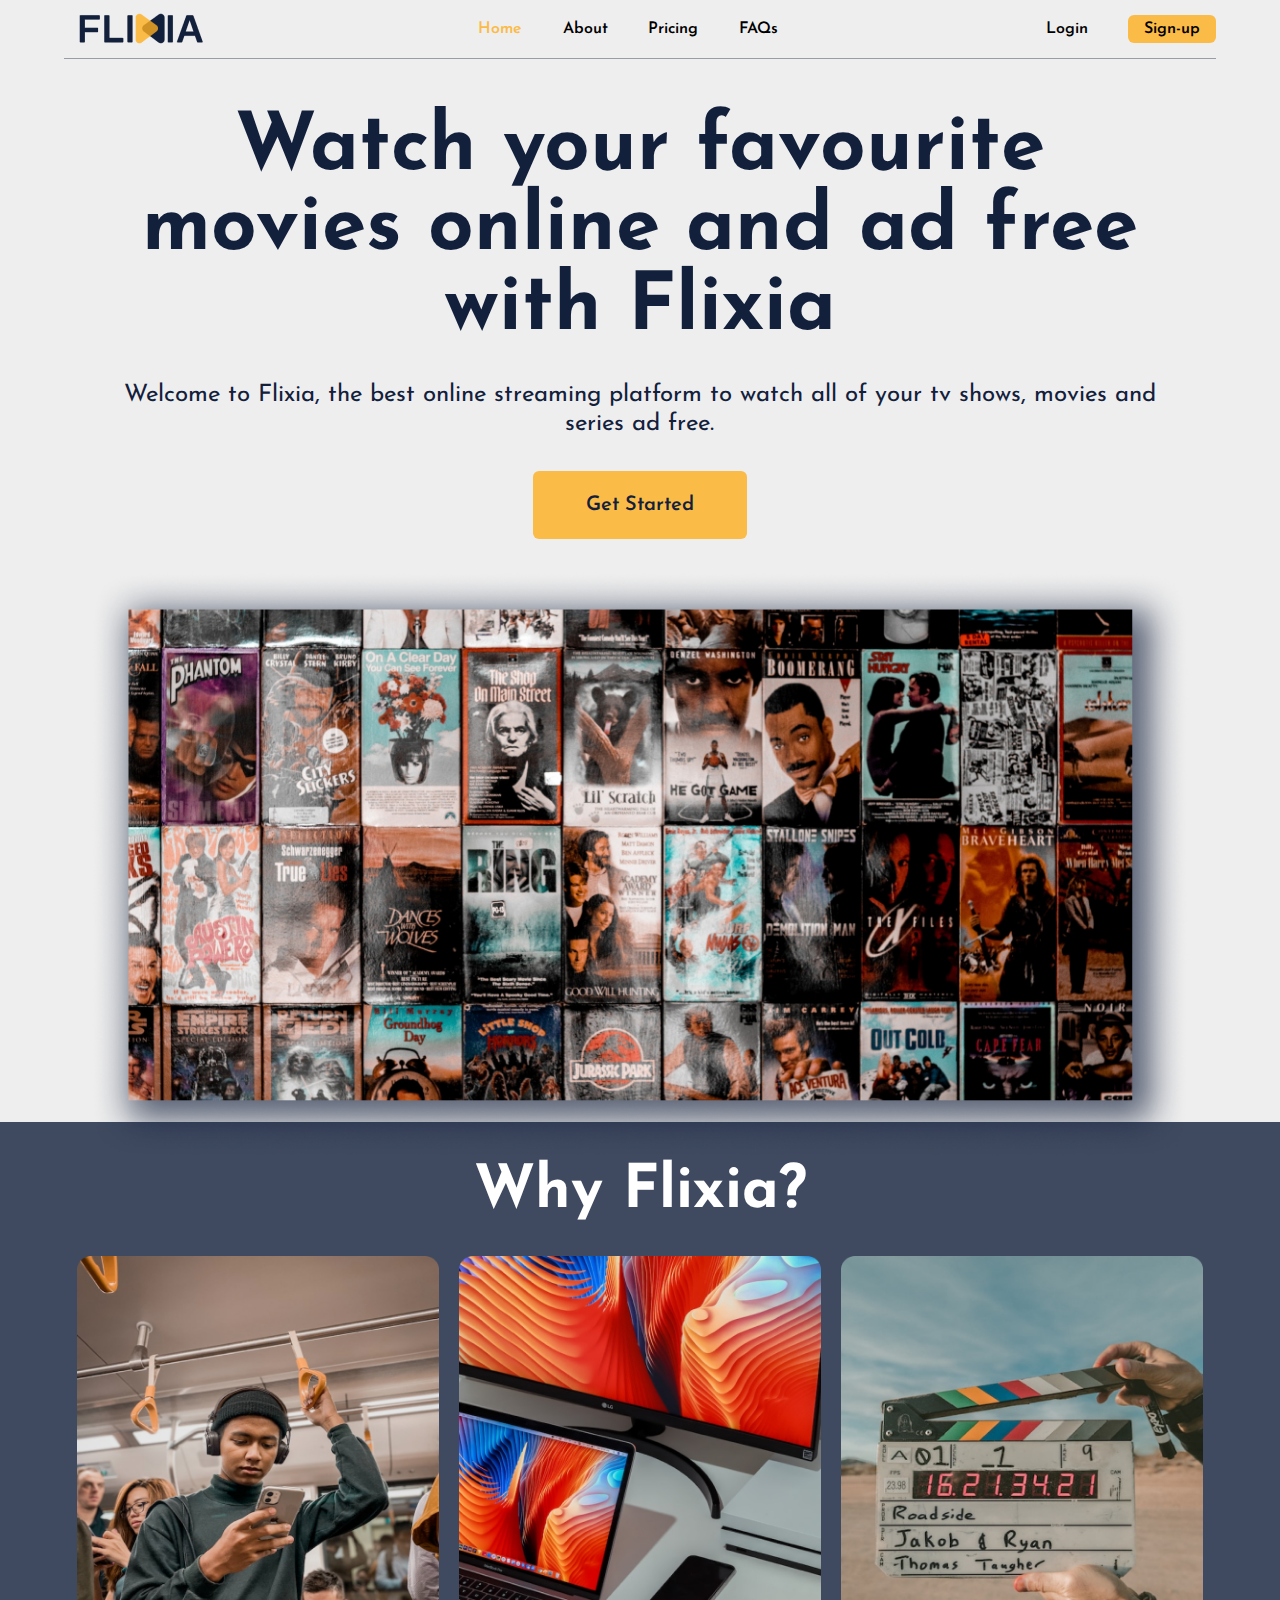
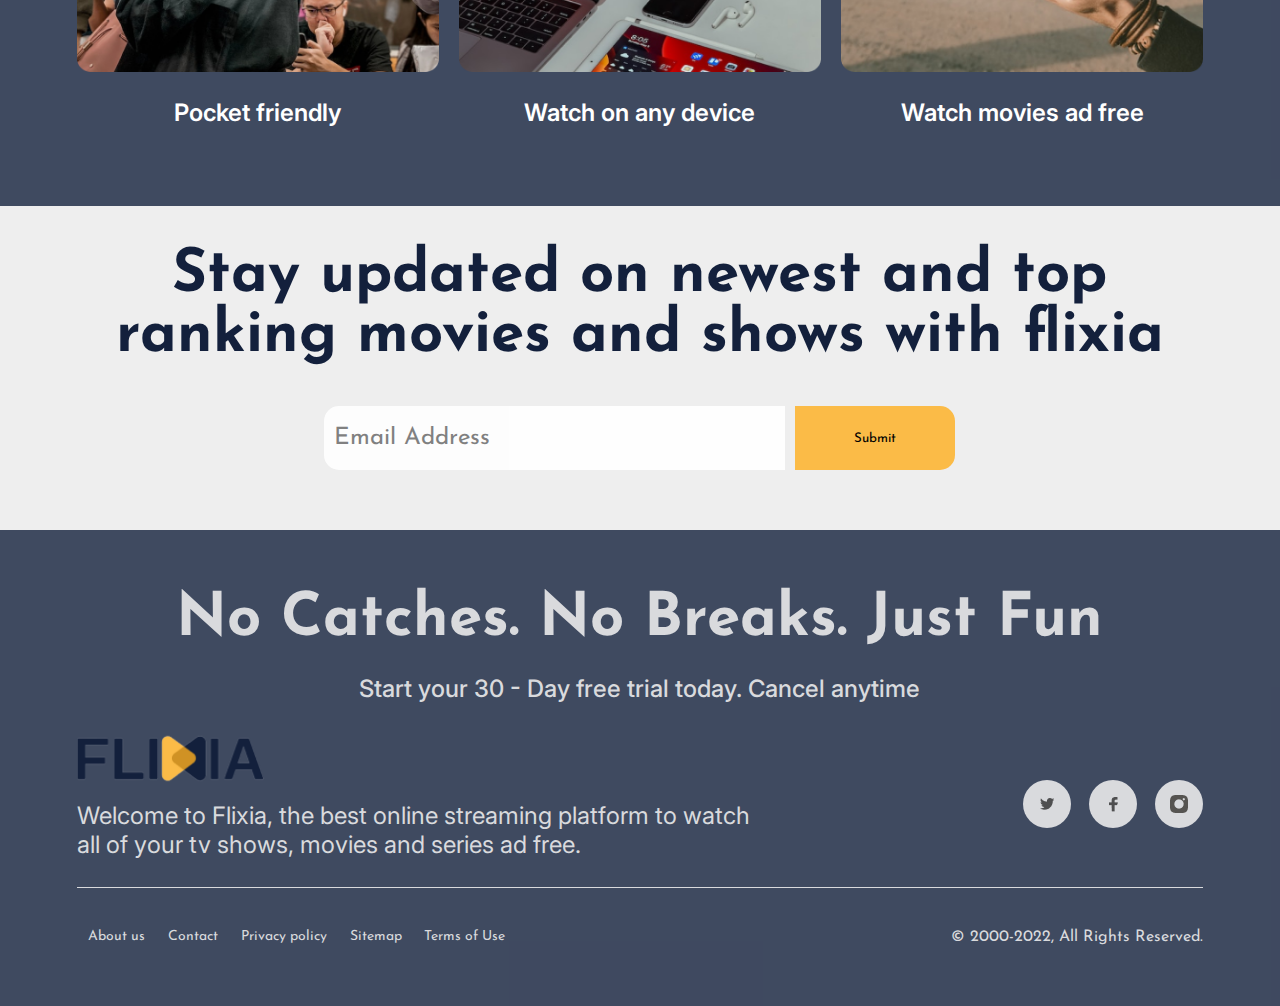
<file: index.html>
<!DOCTYPE html>
<html lang="en">
<head>
    <meta charset="UTF-8">
    <meta http-equiv="X-UA-Compatible" content="IE=edge">
    <meta name="viewport" content="width=device-width, initial-scale=1.0">
    <title>Flixia</title>
    <link rel="stylesheet" href="styles.css">
    <link rel="icon" type="image/png" sizes="32x32" href="assets/Rectangle 4.png">
    <script src="main.js" defer></script>
    <style>
@import url('https://fonts.googleapis.com/css2?family=Josefin+Sans:ital,wght@0,600;0,700;1,400&display=swap');
</style>
<script src="main.js" defer></script>
</head>
<body>
    <main>
        <header>
            <div class="logo"><img src="assets/Rectangle 4.png" alt="company logo"></div>
            <ul class="mainlinks">
                <li><a href="#" class="home">Home</a></li>
                <li><a href="#">About </a></li>
                <li><a href="#">Pricing</a></li>
                <li><a href="#">FAQs</a></li>
            </ul>
            <ul class="signuplinks">
                <li><a href="login.html" class="login">Login</a></li>
                <li><a href="signup.html" class="signup">Sign-up</a></li>
            </ul>
            <ul class="mobileNav"><img src="assets/Hamburger Menu.png" alt="Menu"></ul>
            <nav class="mobile">
                <div><img src="assets/Cancel Icon.png" alt="CancelIcon"></div>
                <ul class="mainlinksMoblie" id="Mlink">
                    <li><a href="#" class="home">Home</a></li>
                    <li><a href="#">About </a></li>
                    <li><a href="#">Pricing</a></li>
                    <li><a href="#">FAQs</a></li>
                </ul>
                <ul class="signuplinksMobile">
                    <li><a href="login.html" class="login">Login</a></li>
                    <li><a href="signup.html" class="signup">Sign-up</a></li>
                </ul>
            </nav>
        </header>
        <section class="heroSection">
            <h3>
                Watch your favourite movies online and ad free with <span>Flixia</span>
            </h3>
            <p>
                Welcome to Flixia, the best online streaming platform to watch all of your tv shows, movies and series ad free.
            </p>
            <button>Get Started</button>
            <div><img src="assets/Rectangle 5.png" alt="movies"></div>
        </section>
        <section class="Copy">
            <h2>Why Flixia?</h2>
            <div class="copy">
            <div><img src="assets/Rectangle 7.png" alt=""><p>Pocket friendly</p></div>
            <div><img src="assets/Rectangle 8.png" alt=""><p>Watch on any device</p></div>
            <div><img src="assets/Rectangle 9.png" alt=""><p>Watch movies ad free</p></div>
            </div>
        </section>
        <section class="newsletter">
            <h2>Stay updated on newest and top ranking movies and shows with flixia</h2>
            <form action="">
                <input type="email" placeholder="Email Address">
                <input type="submit" placeholder="Sign Up">
            </form>
        </section>
        <footer>
            <div class="footer">
                <h3>No Catches. No Breaks. Just Fun</h3>
            <p class="footerP">Start your 30 - Day free trial today. Cancel anytime</p>
            <div class="footerDiv">
                <div class="footerLogo">
                    <img src="assets/Rectangle 0.png" alt="companyLogo">
                    <p>Welcome to Flixia, the best online streaming platform to watch all of your tv shows, movies and series ad free.</p>
                </div>
                <ul class="socials">
                    <li><a href="https://twitter.com/GregoryAmaefule"><img src="assets/twitterIcon.png" alt=""></a></li>
                    <li><a href="https://www.linkedin.com/in/gregory-amaefule-547a7b225/"><img src="assets/facebookIcon.png" alt=""></a></li>
                    <li><a href="https://github.com/gregoryamaefule"><img src="assets/iNSTAicon.png" alt=""></a></li>
                </ul>
            </div>
            <nav class="Nav">
                <ul class="footerNav">
                    <li><a href="#">About us</a></li>
                    <li><a href="#">Contact</a></li>
                    <li><a href="#">Privacy policy</a></li>
                    <li><a href="#">Sitemap</a></li>
                    <li><a href="#">Terms of Use</a></li>
                </ul>
                <p>© 2000-2022, All Rights Reserved.</p>
            </nav>
            </div>
        </footer>
    </main>
</body>
</html>
</file>
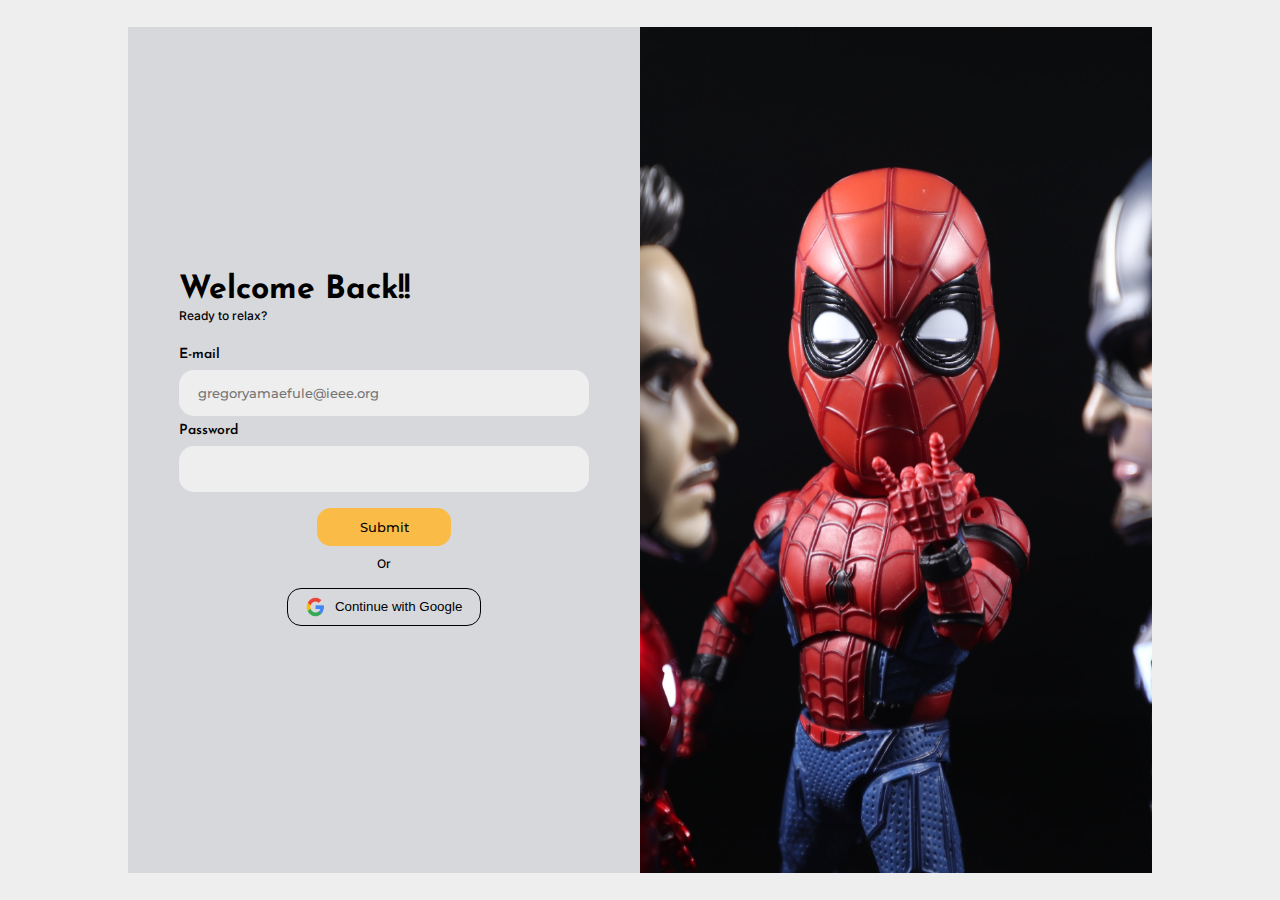
<file: login.html>
<!DOCTYPE html>
<html lang="en">
<head>
    <meta charset="UTF-8">
    <meta http-equiv="X-UA-Compatible" content="IE=edge">
    <meta name="viewport" content="width=device-width, initial-scale=1.0">
    <title>Flixia - Login</title>
    <link rel="stylesheet" href="signup.css">
    <link rel="stylesheet" href="login.css">
    <link rel="icon" type="image/png" sizes="32x32" href="assets/Rectangle 4.png">
    <style>
        @import url('https://fonts.googleapis.com/css2?family=Plus+Jakarta+Sans:wght@400;600;700&display=swap');
        @import url('https://fonts.googleapis.com/css2?family=Inter:wght@400;600;700&display=swap');
        @import url('https://fonts.googleapis.com/css2?family=Josefin+Sans:ital,wght@0,600;0,700;1,400&display=swap');
        @import url('https://fonts.googleapis.com/css2?family=Montserrat:wght@500;700&display=swap');
    </style>
</head>
<body>
    <main>
        <section class="form">
            <form action="">
                <h2>Welcome Back!!</h2>
                <p>Ready to relax? </p>
                 <label for="Email">E-mail</label>
                 <input type="email" placeholder="gregoryamaefule@ieee.org">
                 <label for="password">Password</label>
                 <input type="password">
                 <input type="submit" placeholder="Sign Up">
                 <p class="p">Or</p>
                 <button> <img src="assets/google-logo-png-suite-everything-you-need-know-about-google-newest-0.png" alt=""> Continue with Google</button>
            </form>
        </section>
        <section class="image">
            <img src="assets/Rectangle 11.png" alt="">
        </section>
    </main>
</body>
</html>
</file>
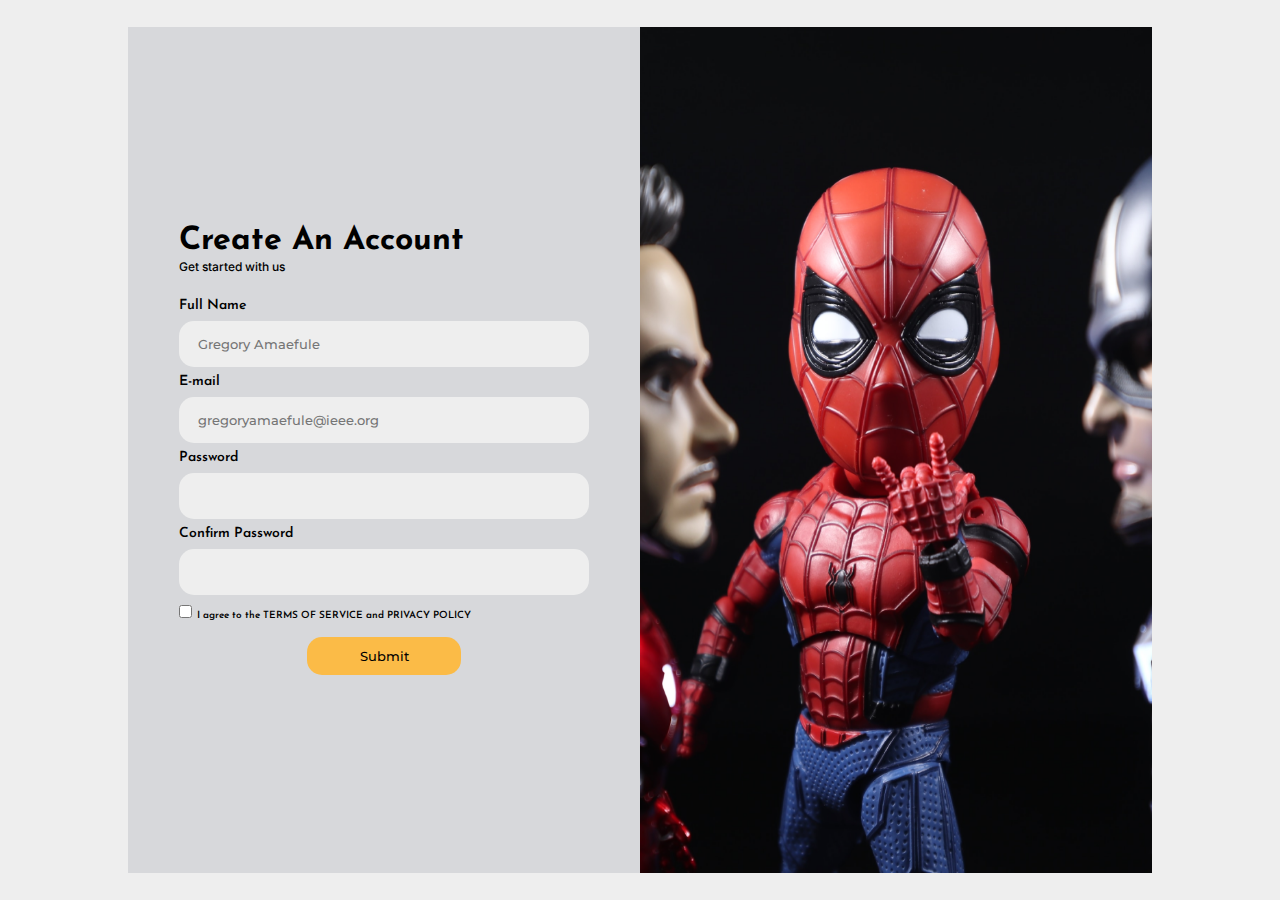
<file: signup.html>
<!DOCTYPE html>
<html lang="en">
<head>
    <meta charset="UTF-8">
    <meta http-equiv="X-UA-Compatible" content="IE=edge">
    <meta name="viewport" content="width=device-width, initial-scale=1.0">
    <title>Flixia - Sign-up</title>
    <link rel="stylesheet" href="signup.css">
    <link rel="icon" type="image/png" sizes="32x32" href="assets/Rectangle 4.png">
    <style>
        @import url('https://fonts.googleapis.com/css2?family=Plus+Jakarta+Sans:wght@400;600;700&display=swap');
        @import url('https://fonts.googleapis.com/css2?family=Inter:wght@400;600;700&display=swap');
        @import url('https://fonts.googleapis.com/css2?family=Josefin+Sans:ital,wght@0,600;0,700;1,400&display=swap');
        @import url('https://fonts.googleapis.com/css2?family=Montserrat:wght@500;700&display=swap');
    </style>
</head>
<body>
    <main>
        <section class="form">
            <form action="">
                <h2>Create An Account</h2>
                <p>Get started with us </p>
                 <label for="fullname">Full Name</label>
                 <input type="text" placeholder="Gregory Amaefule">
                 <label for="Email">E-mail</label>
                 <input type="email" placeholder="gregoryamaefule@ieee.org">
                 <label for="password">Password</label>
                 <input type="password">
                 <label for="confirmpassword">Confirm Password</label>
                 <input type="password">
                 <div>
                    <input type="checkbox" id="checkbox">
                    <label for="checkbox">I agree to the  TERMS OF SERVICE and PRIVACY POLICY</label></div>
                 <input type="submit" placeholder="Sign Up">
            </form>
        </section>
        <section class="image">
            <img src="assets/Rectangle 11.png" alt="">
        </section>
    </main>
</body>
</html>
</file>
<file: styles.css>
@import url('https://fonts.googleapis.com/css2?family=Inter:wght@400;600;700&display=swap');

* {
    padding: 0;
    margin: 0;
    box-sizing: border-box;
    font-family: 'Josefin Sans';
}
main{
    background: #EEEEEE;
}
header{
    width: 90%;
    margin: 0 auto;
    padding: 10px 0;
    display: flex;
    justify-content: space-between;
    align-items: center;
    border-bottom: 1px solid #13203C66;
}
.mobile{
    display: none;
}
.mobileNav{
    display: none;
}
ul{
    list-style-type: none;
}
a{
    text-decoration: none;
}
.mainlinks{
    display: flex;
    justify-content: space-between;
    align-items: center;
    width: 300px;
}
.signuplinks{
    display: flex;
    justify-content: space-between;
    align-items: center;
    width: 170px;
}
.logo img{
    width: 146px;
    height: 33.58px;
}
header ul li a{
    font-size: 16;
    font-weight: 600;
    color: #000000;
}
.home{
    color: #FBBB47;
}
.signup{
    background: #FBBB47;
    width: 160px;
    height: 36px;
    border-radius: 6px;
    padding: 6px 16px;
}
.heroSection{
    margin: 50px auto 0;
    width: 86%;
    text-align: center;
}
.heroSection h3{    
    font-weight: 700;
    font-size: 80px;
    line-height: 80px;
    color: #13203C;
    margin: 32px 0;
    padding: 0 10px;
}
.heroSection p{    
    font-weight: 400;
    font-size: 24px;
    line-height: 29px;
    color: #13203C;
    padding: 0 20px;
    margin-bottom: 32px;

}
.heroSection button{    
    width: 214px;
    height: 68px;
    font-weight: 600;
    font-size: 20px;
    line-height: 20px;
    color: #13203C;
    background: #FBBB47;
    border: none;
    outline: none;
    border-radius: 6px;
    margin-bottom: 32px;
}
.heroSection div img{
    width: 100%;
    height: 100%;    
}
.heroSection div{
    margin-bottom: -40px;
}
.Copy{
     background: #13203CCC;
     padding: 40px 0;
     text-align: center;
     color: white;
}
.copy{
    display: flex;
    gap: 20px;
    margin: 12px auto;
    width: 88%;
}
.copy div{
    flex-basis: 1fr;
}
.copy div img{
    width: 100%;
    height: 80%;
    margin: 22px auto;
}
.copy div p{
    font-family: Inter;
font-size: 24px;
font-weight: 600;
line-height: 30px;
letter-spacing: 0em;
text-align: center;

}
.Copy h2{
font-size: 60px;
font-weight: 700;
line-height: 60px;
letter-spacing: 0em;
text-align: center;

}
.newsletter{
    margin: 40px auto;
    width: 88%;
}
.newsletter h2{
    font-family: Josefin Sans;
font-size: 60px;
font-weight: 700;
line-height: 60px;
letter-spacing: 0em;
text-align: center;
color: #13203C;
margin-bottom: 20px;
}
.newsletter form{
    display: flex;
flex-direction: row;
align-items: center;
justify-content: center;
padding: 20px 15px;
gap: 10px;
}
.newsletter form input[type=email]{
    width: 461px;
    height: 64px;
    border-radius: 15px 0px 0px 15px;
    border: none;
    padding-left: 10px;
    color: #13203C;
    font-size: 24px;
    opacity: 90%;
    cursor: pointer;
}
.newsletter form input[type=submit]{
    width: 160px;
    height: 64px;
    background: #FBBB47;
    border-radius: 0px 15px 15px 0px;
    border: none;
    cursor: pointer;
}
footer{
     background: #13203CCC;
    padding: 60px 0;
    color: #D9DADD;
}
.footer{
    margin: 0 auto;
    width: 88%;
    text-align: center;
}
.footerDiv , .footer nav, .socials, .footerNav{
    display: flex;
    justify-content: space-between;
    align-items: center;
}
.footerLogo img{
    width: 220.69px;
    height: 69.81px;
    display: block;
    margin-left: -23px ;
}
.footer h3{
    font-weight: 700;
    font-size: 60px;
    line-height: 60px;
    text-align: center;
    color: #D9DADD;
    margin-bottom: 24px;
}
.footerP{
    font-family: Inter;
    font-size: 24px;
    font-weight: 500;
    line-height: 29px;
    letter-spacing: 0em;
    text-align: center;
    color: #D9DADD;
    margin-bottom: 18px ;

}
.footerLogo {
    flex-basis: 60%;
    text-align: left;
}
.footerLogo p{
    font-family: Inter;
    font-size: 24px;
    font-weight: 400;
    line-height: 29px;
    letter-spacing: 0em;
    margin-bottom: 28px;
    margin-top: 10px;

}
.socials{
    flex-basis: 180px;
}
.socials li a{
    display: flex;
    flex-direction: row;
    justify-content: center;
    align-items: center;
    padding: 0px;

    width: 48px;
    height: 48px;

    background: #D9DADD;
    border-radius: 30px;
}
.Nav{
    border-top: 1px solid #D9DADD;
    padding-top: 40px;
}
@import url('https://fonts.googleapis.com/css2?family=Plus+Jakarta+Sans:wght@400;600;700&display=swap');
.footerNav{
    flex-basis: 440px;
    font-family: 'Plus Jakarta Display';
    justify-content: space-around;
    font-size: 14px;
    font-weight: 400;
    line-height: 18px;
    letter-spacing: 0em;
    text-align: left;
}
.footerNav a{
    
    color: #D9DADD;
}
@media (max-width:920px){
    .mainlinks{
        width: 230px;
    }
    .signuplinks{
        width: 140px;
    }
    .logo img{
        width: 116px;
        height: 26px;
    }
    header ul li a{
        font-size: 12px;
    }
    .heroSection h3{
        font-size: 42px;
        line-height: 42px;
    }
    .heroSection p{
        font-size: 15px;
        line-height: 17px;
    }
    .heroSection button{
        width: 154px;
        height: 38px;
        font-size: 13px;
    }
    .Copy h2{
        font-size: 40px;
        line-height: 40px;
    }
    .copy div p{
        font-size: 18px;
        line-height: 20px;
    }
    .newsletter h2{
        font-size: 32px;
        line-height: 32px;
    }
    .newsletter form input[type=email]{
        width: 50%;
        height: 2.4rem;
        font-size: 16px;
        line-height: 18px;
    }
    .newsletter form input[type=submit]{
        width: 20%;
        height: 2.4rem;
    }
    .footerLogo img{
        width: 116px;
        height: 26px;
        margin-left: -11.5px ;
    }
    .footer h3{
        font-size: 32px;
        line-height: 32px;
    }
    .footerP{
        font-size: 16px;
        line-height: 18px;
    }
    .footerLogo p{
        font-size: 16px;
        line-height: 18px;
    }
    .socials{
        flex-basis: 120px;
    }
    .socials li a{
        width: 28px;
        height: 28px;
        border-radius: 50%;
    }
    .Nav{
        padding-top: 30px;
    }
    .footerNav{
        flex-basis: 280px;
        font-size: 9px;
        line-height: 16px;
    }
    .Nav p{
        font-size: 9px;
    }
    
}
@media (max-width:600px){
    body{
        position: relative;
        overflow-x: hidden;
    }
    header{
        width: 95%;
    }
    .mobileNav{
        display: block;
        cursor: pointer;
    }
    .mainlinks, .signuplinks{
        display: none;
    }
    .mobile{
        height: 100vh;
        width: 100vw;
        position: absolute;
        top: 0;
        left: 0;
        background: #D9DADD;
        padding: 30px;
    }
    .mobile div{
        text-align: right;
        padding-right: 20px;
        cursor: pointer;
    }
    .mobile .mainlinksMoblie li{
        margin-bottom: 15px;
    }
    .signuplinksMobile li{
        margin-bottom: 20px;
    }
    .heroSection h3{
        font-size: 24px;
        line-height: 24px;
    }
    .heroSection p{
        font-size: 11px;
        line-height: 13px;
    }
    .heroSection button{
        width: 114px;
        height: 32px;
        font-size: 11px;
    }
    .heroSection div{
        margin-bottom: -16px;
    }
    .copy{
        flex-direction: column;
        width: 90%;
        gap: 5px;
    }
    .copy div img{
        width: 100%;
        height: 320px;
        margin: 12px auto;
    }
    .Copy h2{
        font-size: 24px;
        line-height: 24px;
    }
    .copy div p{
        font-size: 14px;
        line-height: 26px;
    }
    .newsletter h2{
        font-size: 24px;
        line-height: 24px;
    }
    .newsletter form input[type=email]{
        width: 70%;
        opacity: 80%;
    }
    .footer h3{
        font-size: 18px;
        line-height: 18px;
    }
    .footerP{
        font-size: 10px;
        line-height: 12px;
    }
    .footerDiv , .Nav{
        flex-direction: column;
        justify-content:center
    }
    .footerLogo{
        text-align: center;
    }
    .footerLogo img{
        margin: 10px  auto 0;
    }
    .footerNav{
        flex-basis: auto;
    }
    .socials{
        flex-basis: auto;
        width: 120px;
        margin-bottom: 13px;
    }
}
</file>
<file: signup.css>
*{
    margin: 0;
    padding: 0;
    box-sizing: border-box;
    border: none;
}
body{
    display: flex;
    flex-direction: column;
    justify-content: center;
    width: 100vw;
    height: 100vh;
    align-items: center;
    background: #eeeeee;
    overflow: hidden;
}
main{
    width: 80vw;
    height: 94vh;
    /* max-width: 1200px;
    max-height: 600px; */
    background: rgba(19, 32, 60, 0.1);
    display: flex;
}
.form{
    flex-basis: 50%;
    display: flex;
    flex-direction: column;
    justify-content: center;
    align-items: center;
}
.image{
    flex-basis: 50%;
}
.image img{
    width: 100%;
    height: 100%;
}
form{
    display: flex;
    flex-direction: column;
    width: 80%;
    font-family: 'Josefin Sans';

}
.form h2{
    font-family: Josefin Sans;
    font-size: 32px;
    font-weight: 700;
    line-height: 32px;
    letter-spacing: 0em;
    margin-bottom: 0px;
}
.form p{
    font-family: Inter;
    font-size: 12px;
    font-weight: 500;
    line-height: 20px;
    letter-spacing: 0em;
    margin-bottom: 14px;

}
label{
    font-family: Josefin Sans;
    font-size: 14px;
    font-weight: 600;
    line-height: 30px;
    letter-spacing: 0em;
}
input{
    background: #eeeeee;
    border-radius: 15px;
    padding: 14.9744px 0px 14.9744px 18.7308px;
    color: rgba(19, 32, 60, 0.6);
    font-family: 'Montserrat';
    font-weight: 500;
}
form div{
    margin: 6px 0;
}
form div label{
    font-size: 10px;
}
form div input{
    background: rgba(19, 32, 60, 0.1);
    color: black;
}
input[type='submit']{
    width: 154px;
    height: 38px;
    margin: 0 auto;
    background: #FBBB47;
    padding: 0;
    color: black;
}
@media (max-width:940px){
    .image{
        display: none;
    }
    .form{
        flex-basis: 100%;
    }
}
@media (max-width:500px){
    main{
        width: 100vw;
        height: 100vh;
    }
}
</file>
<file: login.css>
input[type='submit']{
    margin: 16px auto 8px;
    width: 134px;
    height: 38px;
    border-radius: 14px;
}
.p{
    margin: 0 auto;
}
button{
    width: 194px;
    height: 38px;
    border-radius: 14px;
    margin: 0 auto;
    background: inherit;
    border: 1px solid black;
    display: flex;
    justify-content: center;
    gap: 10px;
    align-items: center;

}
button img{
    width: 1.2rem;
    height: 1.2rem;
}
</file>
